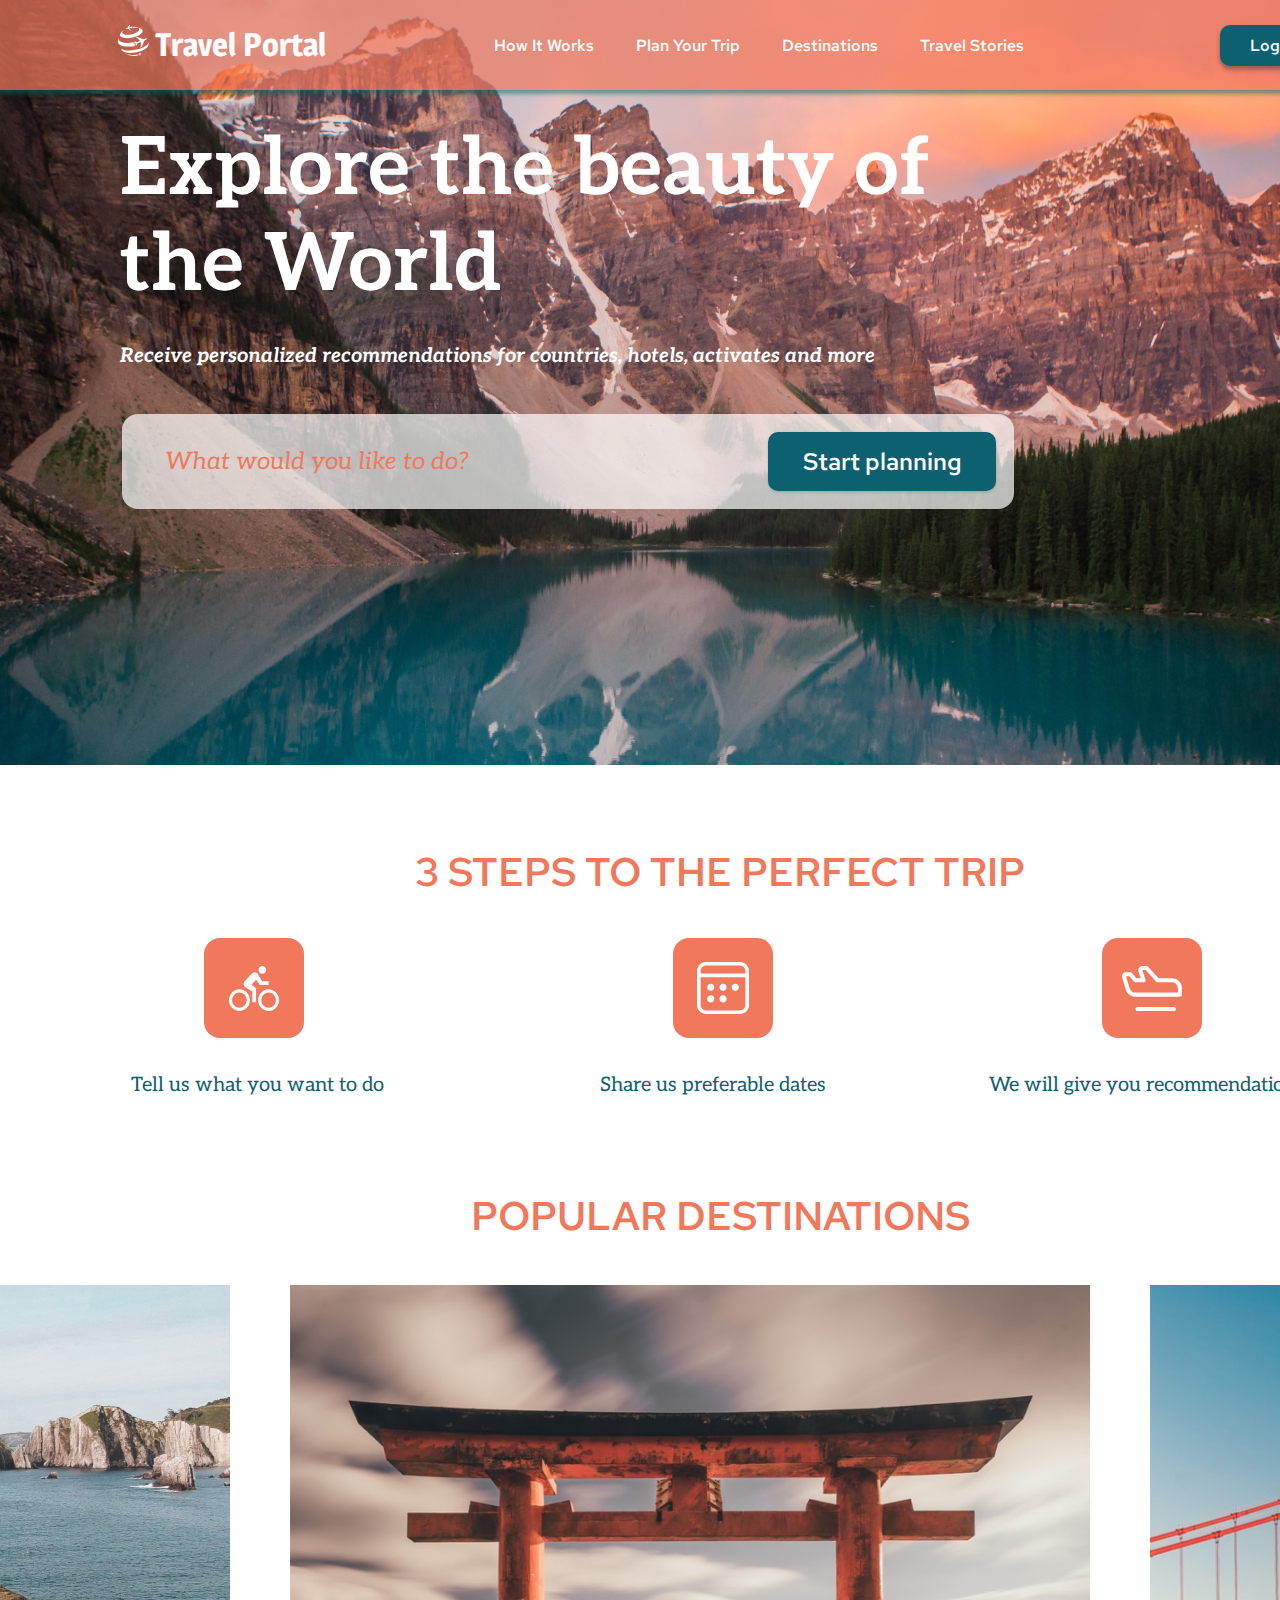
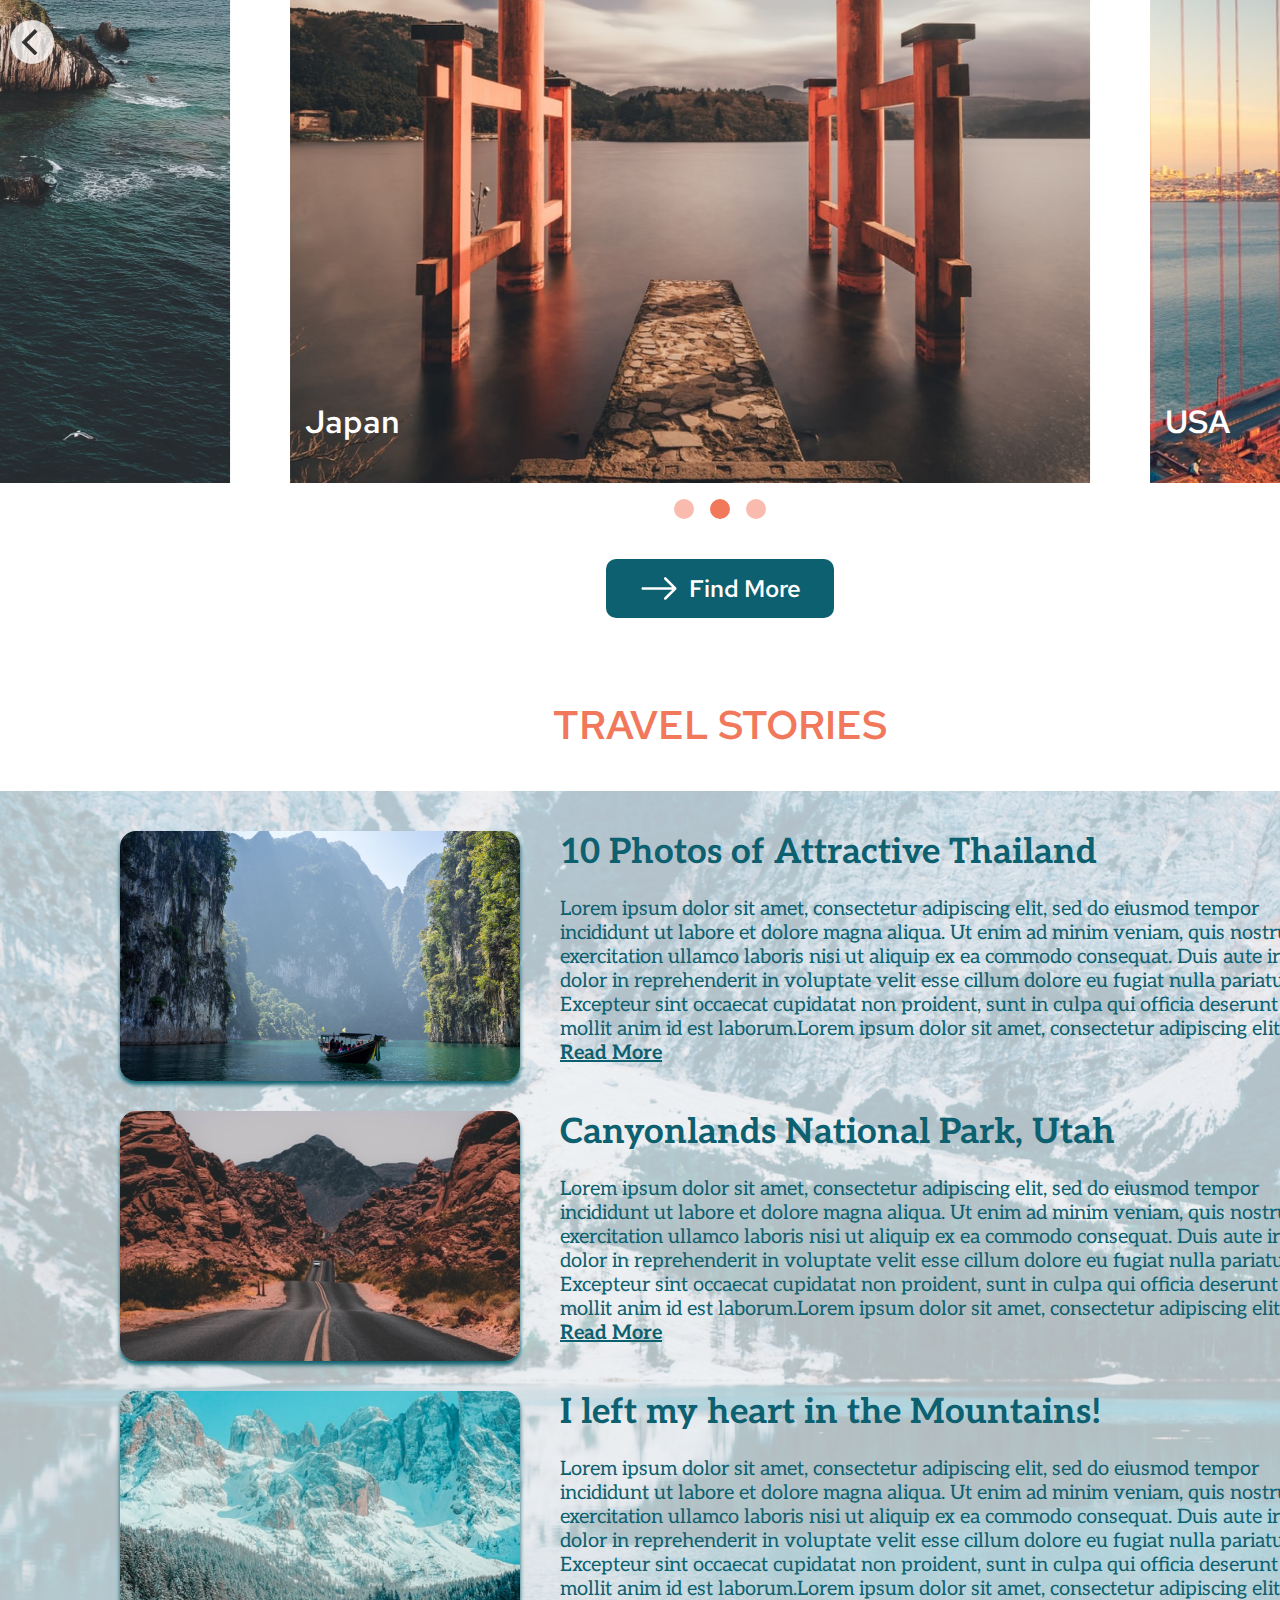
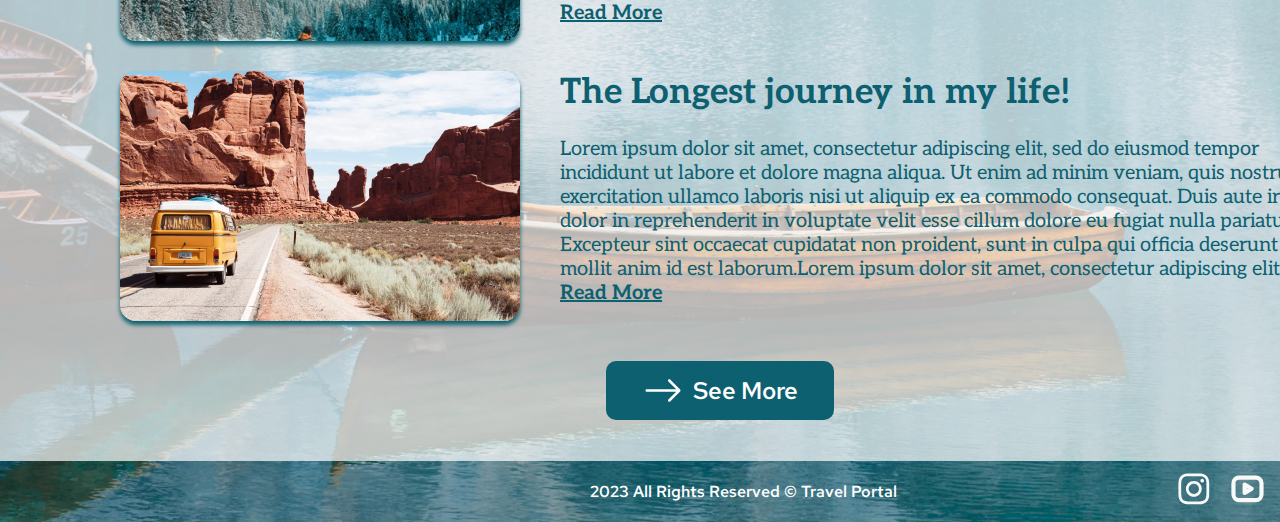
<file: index.html>
<!DOCTYPE html>
<html lang="en">
<head>
    <meta charset="UTF-8">
    <meta name="viewport" content="width=device-width, initial-scale=1.0">
    <title>Travel</title>
    <link rel="stylesheet" href="./css/style.css">
    <link rel="stylesheet" href="./css/flickity.css">
</head>
<body>
    <div class="wrapper">
        <header class="header">
            <div class="container header-container">
                <a href="https://hikiman.github.io/travel/" class="logo-link">
                    <img class="logo-svg" href="/#" src="./assets/icon/logo.svg" alt="logo">Travel Portal
                </a>
                <nav class="nav">
                    <ul class="nav-list">
                        <li class="nav-item"><a href="#preview" class="nav-link">How It Works</a></li>
                        <li class="nav-item"><a href="#steps" class="nav-link">Plan Your Trip</a></li>
                        <li class="nav-item"><a href="#destinations" class="nav-link">Destinations</a></li>
                        <li class="nav-item"><a href="#stories" class="nav-link">Travel Stories</a></li>
                    </ul>
                </nav>
                <button class="button button-login">Login</button>
            </div>
            <section class="section section-preview" id="preview">
                <div class="container-preview">
                    <h1 class="title">Explore the beauty of the World</h1>
                    <p class="sub-title">Receive personalized recommendations for countries, hotels, activates and more</p>
                    <form action="" class="form-plan">
                        <fieldset class="fieldset-plan">
                            <input class="input-plan" type="search" placeholder="What would you like to do?">
                            <button class="button button-plan" type="submit">Start planning</button>
                        </fieldset>
                    </form>
                </div>
            </section>
        </header>
        <main class="main">
            <div class="container main-container">
                <section class="section section-steps" id="steps">
                    <div class="steps-container">
                        <h2 class="title-section">3 STEPS TO THE PERFECT TRIP</h2>
                        <div class="steps-block">
                            <div class="step">
                                <img class="step-img rider-img" src="./assets/icon/rider.svg" alt="bicycler">
                                <p class="step-text">Tell us what you want to do</p>
                            </div>
                            <div class="step">
                                <img class="step-img calendar-img" src="./assets/icon/calendar.svg" alt="calendar">
                                <p class="step-text">Share us preferable dates </p>
                            </div>
                            <div class="step">
                                <img class="step-img airplane-img" src="./assets/icon/airplane.svg" alt="airplane">
                                <p class="step-text airplane-text">We will give you recommendations</p>
                            </div>
                        </div>
                    </div>
                </section>
                <section class="section section-destinations" id="destinations">
                    <div class="destinations-container">
                        <h2 class="title-section">POPULAR DESTINATIONS</h2>
                        <div class="carousel" data-flickity='{ "cellAlign": "center", "contain": true, "wrapAround": true, "initialIndex": 1 }'>
                            <div class="carousel-item"><p class="name-destination">Spain</p><img src="./assets/img/destination-spain.jpg" alt="Spain" class="carousel-img"></div>
                            <div class="carousel-item"><p class="name-destination">Japan</p><img src="./assets/img/destination-japan.jpg" alt="Japan" class="carousel-img"></div>                         
                            <div class="carousel-item"><p class="name-destination">USA</p><img src="./assets/img/destination-usa.jpg" alt="USA" class="carousel-img"></div>
                        </div>
                    </div>
                    <button class="button button-end-section" onclick="window.location.href = './info/info.html';">
                        <img src="./assets/icon/arrow.svg" alt="Arrow icon" class="arrow-img">Find More
                    </button>
                </section>
            </div>
        </main>
        <footer class="footer">
            <h2 class="title-section">TRAVEL STORIES</h2>
            <div class="container footer-container">
                <section class="section section-stories" id="stories">
                    <div class="story-block">
                        <img src="./assets/img/stories-thailand.jpg" alt="thailand photo" class="story-img">
                        <div class="story-text">
                            <h3 class="story-title">10 Photos of Attractive Thailand</h3>
                            <p class="story-paragraph">Lorem ipsum dolor sit amet, consectetur adipiscing elit, sed do eiusmod tempor incididunt ut labore et dolore magna aliqua. Ut enim ad minim veniam, quis nostrud exercitation ullamco laboris nisi ut aliquip ex ea commodo consequat. Duis aute irure dolor in reprehenderit in voluptate velit esse cillum dolore eu fugiat nulla pariatur. Excepteur sint occaecat cupidatat non proident, sunt in culpa qui officia deserunt mollit anim id est laborum.Lorem ipsum dolor sit amet, consectetur adipiscing elit... <a href="./info/info.html" class="link-stories"><b>Read More</b></a></p>
                        </div>
                    </div>
                    <div class="story-block">
                        <img src="./assets/img/stories-utah.jpg" alt="utah usa photo" class="story-img">
                        <div class="story-text">
                            <h3 class="story-title">Canyonlands National Park, Utah</h3>
                            <p class="story-paragraph">Lorem ipsum dolor sit amet, consectetur adipiscing elit, sed do eiusmod tempor incididunt ut labore et dolore magna aliqua. Ut enim ad minim veniam, quis nostrud exercitation ullamco laboris nisi ut aliquip ex ea commodo consequat. Duis aute irure dolor in reprehenderit in voluptate velit esse cillum dolore eu fugiat nulla pariatur. Excepteur sint occaecat cupidatat non proident, sunt in culpa qui officia deserunt mollit anim id est laborum.Lorem ipsum dolor sit amet, consectetur adipiscing elit... <a href="./info/info.html" class="link-stories"><b>Read More</b></a></p>
                        </div>
                    </div>
                    <div class="story-block">
                        <img src="./assets/img/stories-mountains.jpg" alt="snow mountains photo" class="story-img">
                        <div class="story-text">
                            <h3 class="story-title">I left my heart in the Mountains!</h3>
                            <p class="story-paragraph">Lorem ipsum dolor sit amet, consectetur adipiscing elit, sed do eiusmod tempor incididunt ut labore et dolore magna aliqua. Ut enim ad minim veniam, quis nostrud exercitation ullamco laboris nisi ut aliquip ex ea commodo consequat. Duis aute irure dolor in reprehenderit in voluptate velit esse cillum dolore eu fugiat nulla pariatur. Excepteur sint occaecat cupidatat non proident, sunt in culpa qui officia deserunt mollit anim id est laborum.Lorem ipsum dolor sit amet, consectetur adipiscing elit... <a href="./info/info.html" class="link-stories"><b>Read More</b></a></p>
                        </div>
                    </div>
                    <div class="story-block">
                        <img src="./assets/img/stories-journey.jpg" alt="journey photo" class="story-img">
                        <div class="story-text">
                            <h3 class="story-title">The Longest journey in my life!</h3>
                            <p class="story-paragraph">Lorem ipsum dolor sit amet, consectetur adipiscing elit, sed do eiusmod tempor incididunt ut labore et dolore magna aliqua. Ut enim ad minim veniam, quis nostrud exercitation ullamco laboris nisi ut aliquip ex ea commodo consequat. Duis aute irure dolor in reprehenderit in voluptate velit esse cillum dolore eu fugiat nulla pariatur. Excepteur sint occaecat cupidatat non proident, sunt in culpa qui officia deserunt mollit anim id est laborum.Lorem ipsum dolor sit amet, consectetur adipiscing elit... <a href="./info/info.html" class="link-stories"><b>Read More</b></a></p>
                        </div>
                    </div>
                    <button class="button button-end-section" onclick="window.location.href = './info/info.html';">
                        <img src="./assets/icon/arrow.svg" alt="Arrow icon" class="arrow-img">See More
                    </button>
                </section>
                <div class="true-footer">
                    <div class="empty-block"></div>
                    <div class="rights-footer">
                        <p class="rights-text">2023 All Rights Reserved © Travel Portal</p>
                    </div>
                    <div class="social-footer">
                        <a href="https://www.instagram.com/" class="link-social">
                            <img src="./assets/icon/instagram.svg" alt="instagram logo" class="social-item">
                        </a>
                        <a href="https://www.youtube.com/" class="link-social">
                            <img src="./assets/icon/youtube.svg" alt="youtube logo" class="social-item">
                        </a>
                        <a href="https://twitter.com/" class="link-social">
                            <img src="./assets/icon/twitter.svg" alt="twitter logo" class="social-item">
                        </a>
                    </div>
                </div>
            </div>
        </footer>
    </div>
    <div class="popup">
        <div class="popup-container">
            <div class="popup-form">
                <h2 class="title-login">Log in to your account</h2>
                    <form action="https://facebook.com/" class="facebook-login"><button class="button signin-button facebook-button">
                        <img src="./assets/icon/Facebook Logo.svg" alt="facebook logo">Sign In with Facebook
                    </button></form>
                    <form action="https://google.com/" class="google-form">
                        <button class="button signin-button google-button">
                            <img src="./assets/icon/Google Logo.svg" alt="google logo" >Sign In with Google
                        </button>
                    <div class="lines-block">
                        <div class="line"></div>
                        <p class="line-text">or</p>
                        <div class="line"></div>
                    </div>
                    <div class="input-block">
                        <form action="" class="login-form">
                            <fieldset class="input-fieldset">
                                <label for="email" class="email-label">E-mail<br>
                                    <input type="email" id="email" class="input-login">
                                </label>
                                <label for="password" class="password-label">Password<br>
                                    <input type="password" id="" class="input-login">
                                </label>
                                <button type="submit" class="button signin-button button-submit">Sign In</button>
                                <div class="forgot-pass-block">
                                    <a href="/info/info.html" class="forgot-pass-link">Forgot Your Password?</a>
                                </div>
                            </fieldset>  
                        </form>
                    </div>
                    <div class="line solid-line"></div>
                    <div class="register-block">
                        <p class="register-text">
                            Don’t have an account?<a href="#" class="register-link"> Register</a>
                        </p>
                    </div>
                </form>
            </div>
        </div>
    </div>
    <div class="popup2">
        <div class="popup2-container">
            <div class="popup2-form">
                <form action="" class="register-form">
                    <h2 class="title-register">Create account</h2>
                    <div class="input-block">
                        <fieldset class="input-fieldset">
                            <label for="email" class="email-label">E-mail<br>
                                <input type="email" id="email" class="input-login">
                            </label>
                            <label for="password" class="password-label">Password<br>
                                <input type="password" id="" class="input-login">
                            </label>
                            <button type="submit" class="button signup-button button-submit">Sign Up</button>
                        </fieldset>  
                    </div>
                 
                </form>
            </div>
        </div>
    </div>
    <script src="./js/flickity.pkgd.min.js"></script>
    <script src="./js/popup.js"></script>
</body>
</html>
</file>
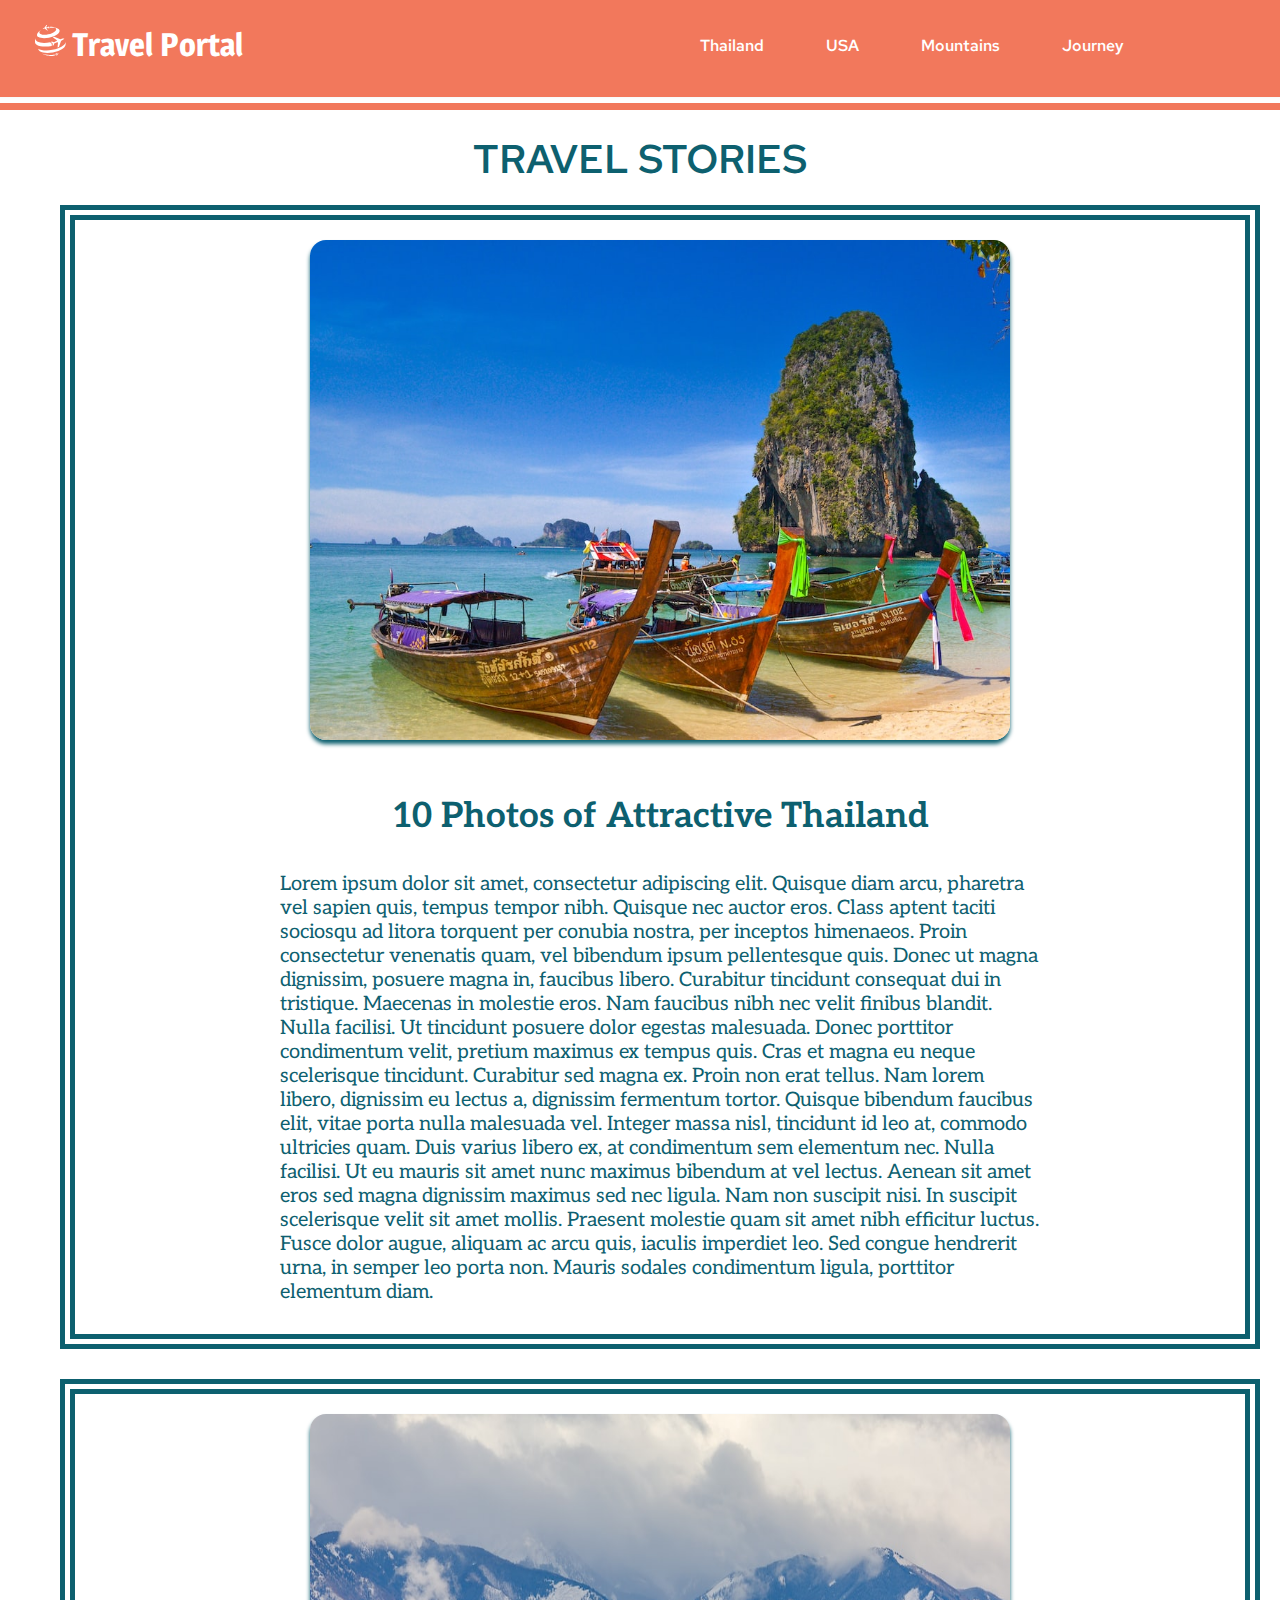
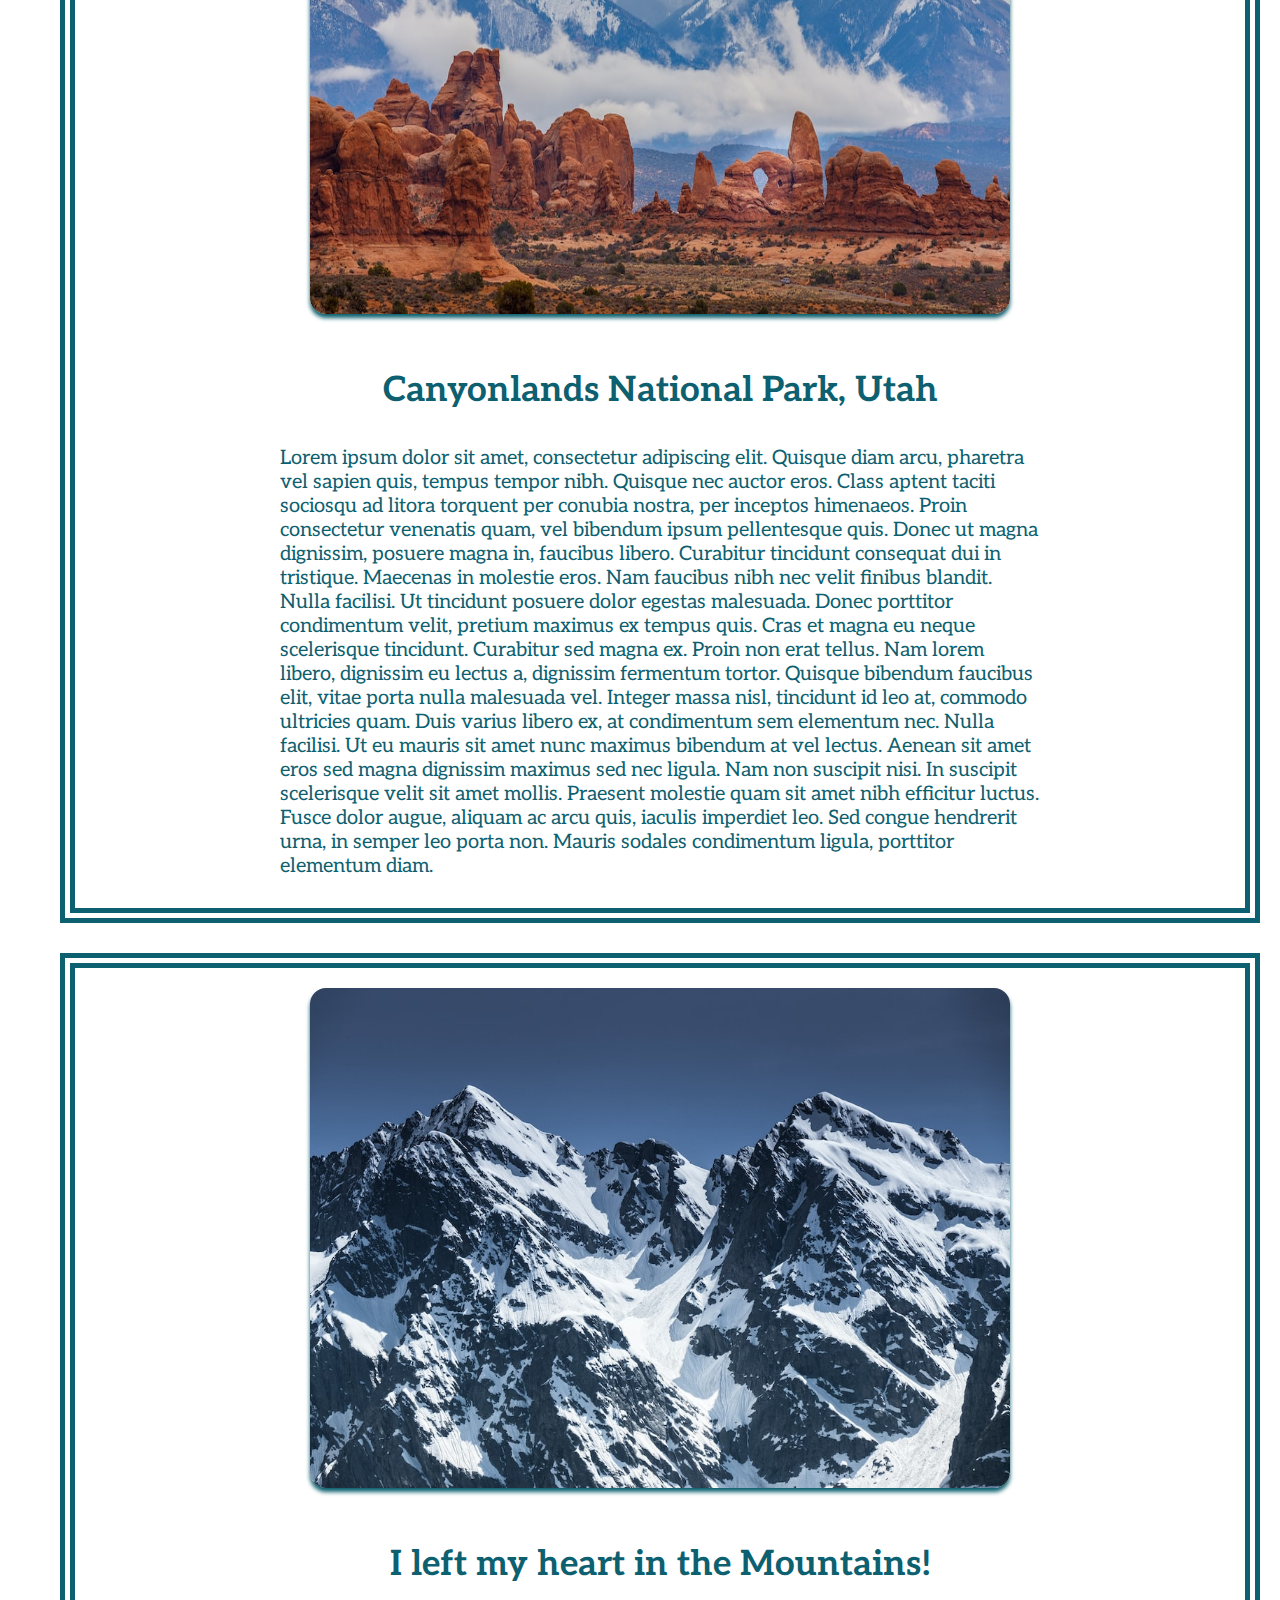
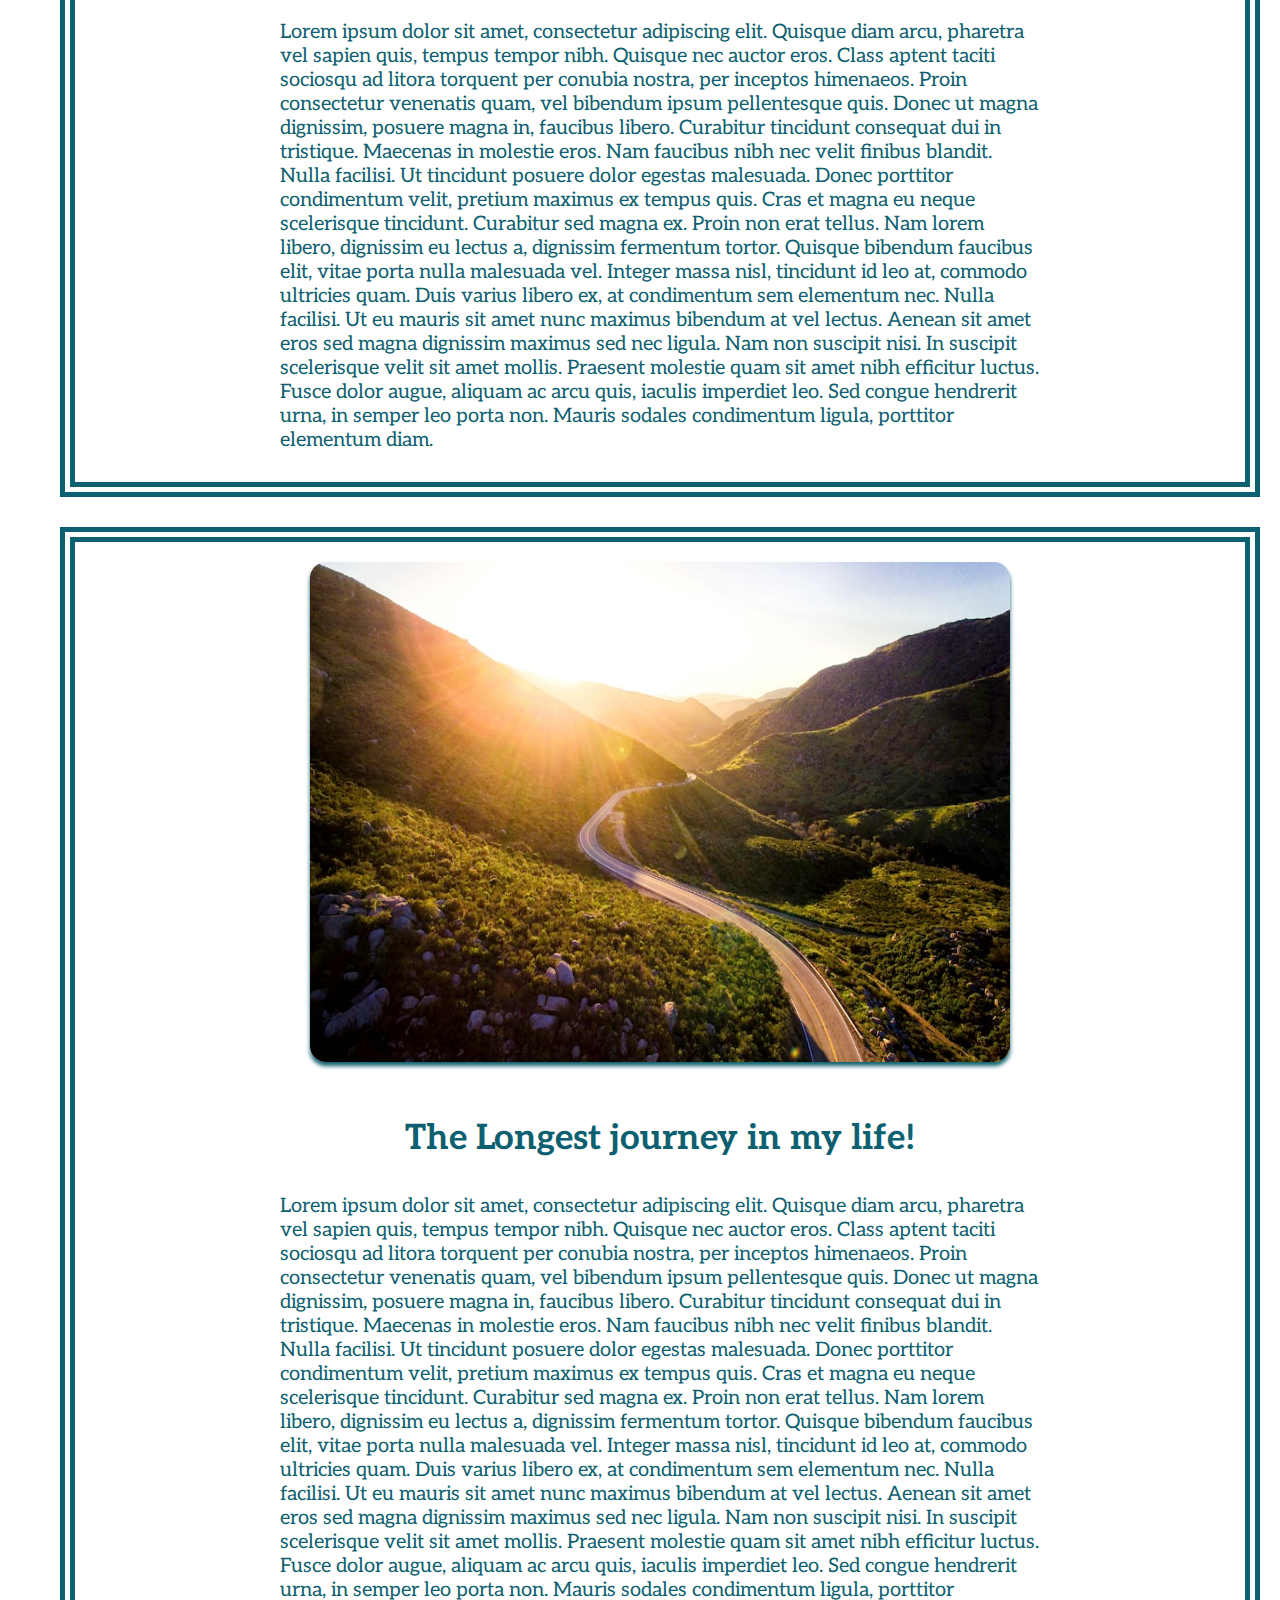
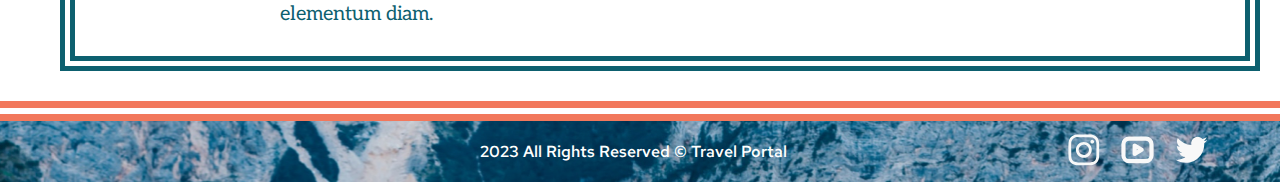
<file: info.html>
<!DOCTYPE html>
<html lang="en">
<head>
    <meta charset="UTF-8">
    <meta name="viewport" content="width=device-width, initial-scale=1.0">
    <title>Info Site</title>
    <link rel="stylesheet" href="/css/style-info.css">
</head>
<body>
    <div class="wrapper">
        <header class="header">
            <div class="container header-container">
                <a href="https://hikiman.github.io/travel/" class="logo-link">
                    <img class="logo-svg" href="/#" src="./assets/icon/logo.svg" alt="logo">Travel Portal
                </a>
                <nav class="nav">
                    <ul class="nav-list">
                        <li class="nav-item"><a href="#thailand" class="nav-link">Thailand</a></li>
                        <li class="nav-item"><a href="#usa" class="nav-link">USA</a></li>
                        <li class="nav-item"><a href="#mountains" class="nav-link">Mountains</a></li>
                        <li class="nav-item"><a href="#journey" class="nav-link">Journey</a></li>
                    </ul>
                </nav>
            </div>
        </header>
        <main class="main">
            <div class="container main-container">
                <section class="section section-stories" id="stories">
                    <h2 class="title-section">TRAVEL STORIES</h2>
                    <div class="story-block" id="thailand">
                        <img src="./assets/img/thailand-info.jpg" alt="thailand photo" class="story-img">
                        <div class="story-text">
                            <h3 class="story-title">10 Photos of Attractive Thailand</h3>
                            <p class="story-paragraph">Lorem ipsum dolor sit amet, consectetur adipiscing elit. Quisque diam arcu, pharetra vel sapien quis, tempus tempor nibh. Quisque nec auctor eros. Class aptent taciti sociosqu ad litora torquent per conubia nostra, per inceptos himenaeos. Proin consectetur venenatis quam, vel bibendum ipsum pellentesque quis. Donec ut magna dignissim, posuere magna in, faucibus libero. Curabitur tincidunt consequat dui in tristique. Maecenas in molestie eros. Nam faucibus nibh nec velit finibus blandit. Nulla facilisi. Ut tincidunt posuere dolor egestas malesuada. Donec porttitor condimentum velit, pretium maximus ex tempus quis. Cras et magna eu neque scelerisque tincidunt. Curabitur sed magna ex. Proin non erat tellus. Nam lorem libero, dignissim eu lectus a, dignissim fermentum tortor. Quisque bibendum faucibus elit, vitae porta nulla malesuada vel.

                                Integer massa nisl, tincidunt id leo at, commodo ultricies quam. Duis varius libero ex, at condimentum sem elementum nec. Nulla facilisi. Ut eu mauris sit amet nunc maximus bibendum at vel lectus. Aenean sit amet eros sed magna dignissim maximus sed nec ligula. Nam non suscipit nisi. In suscipit scelerisque velit sit amet mollis. Praesent molestie quam sit amet nibh efficitur luctus. Fusce dolor augue, aliquam ac arcu quis, iaculis imperdiet leo. Sed congue hendrerit urna, in semper leo porta non. Mauris sodales condimentum ligula, porttitor elementum diam.</p>
                        </div>
                    </div>
                    <div class="story-block" id="usa">
                        <img src="./assets/img/usa-info.jpg" alt="utah usa photo" class="story-img">
                        <div class="story-text">
                            <h3 class="story-title">Canyonlands National Park, Utah</h3>
                            <p class="story-paragraph">Lorem ipsum dolor sit amet, consectetur adipiscing elit. Quisque diam arcu, pharetra vel sapien quis, tempus tempor nibh. Quisque nec auctor eros. Class aptent taciti sociosqu ad litora torquent per conubia nostra, per inceptos himenaeos. Proin consectetur venenatis quam, vel bibendum ipsum pellentesque quis. Donec ut magna dignissim, posuere magna in, faucibus libero. Curabitur tincidunt consequat dui in tristique. Maecenas in molestie eros. Nam faucibus nibh nec velit finibus blandit. Nulla facilisi. Ut tincidunt posuere dolor egestas malesuada. Donec porttitor condimentum velit, pretium maximus ex tempus quis. Cras et magna eu neque scelerisque tincidunt. Curabitur sed magna ex. Proin non erat tellus. Nam lorem libero, dignissim eu lectus a, dignissim fermentum tortor. Quisque bibendum faucibus elit, vitae porta nulla malesuada vel.

                                Integer massa nisl, tincidunt id leo at, commodo ultricies quam. Duis varius libero ex, at condimentum sem elementum nec. Nulla facilisi. Ut eu mauris sit amet nunc maximus bibendum at vel lectus. Aenean sit amet eros sed magna dignissim maximus sed nec ligula. Nam non suscipit nisi. In suscipit scelerisque velit sit amet mollis. Praesent molestie quam sit amet nibh efficitur luctus. Fusce dolor augue, aliquam ac arcu quis, iaculis imperdiet leo. Sed congue hendrerit urna, in semper leo porta non. Mauris sodales condimentum ligula, porttitor elementum diam.</p>
                        </div>
                    </div>
                    <div class="story-block" id="mountains">
                        <img src="./assets/img/mountains-info.jpg" alt="snow mountains photo" class="story-img">
                        <div class="story-text">
                            <h3 class="story-title">I left my heart in the Mountains!</h3>
                            <p class="story-paragraph">Lorem ipsum dolor sit amet, consectetur adipiscing elit. Quisque diam arcu, pharetra vel sapien quis, tempus tempor nibh. Quisque nec auctor eros. Class aptent taciti sociosqu ad litora torquent per conubia nostra, per inceptos himenaeos. Proin consectetur venenatis quam, vel bibendum ipsum pellentesque quis. Donec ut magna dignissim, posuere magna in, faucibus libero. Curabitur tincidunt consequat dui in tristique. Maecenas in molestie eros. Nam faucibus nibh nec velit finibus blandit. Nulla facilisi. Ut tincidunt posuere dolor egestas malesuada. Donec porttitor condimentum velit, pretium maximus ex tempus quis. Cras et magna eu neque scelerisque tincidunt. Curabitur sed magna ex. Proin non erat tellus. Nam lorem libero, dignissim eu lectus a, dignissim fermentum tortor. Quisque bibendum faucibus elit, vitae porta nulla malesuada vel.

                                Integer massa nisl, tincidunt id leo at, commodo ultricies quam. Duis varius libero ex, at condimentum sem elementum nec. Nulla facilisi. Ut eu mauris sit amet nunc maximus bibendum at vel lectus. Aenean sit amet eros sed magna dignissim maximus sed nec ligula. Nam non suscipit nisi. In suscipit scelerisque velit sit amet mollis. Praesent molestie quam sit amet nibh efficitur luctus. Fusce dolor augue, aliquam ac arcu quis, iaculis imperdiet leo. Sed congue hendrerit urna, in semper leo porta non. Mauris sodales condimentum ligula, porttitor elementum diam.</p>
                        </div>
                    </div>
                    <div class="story-block" id="journey">
                        <img src="./assets/img/journey-info.jpg" alt="journey photo" class="story-img">
                        <div class="story-text">
                            <h3 class="story-title">The Longest journey in my life!</h3>
                            <p class="story-paragraph">Lorem ipsum dolor sit amet, consectetur adipiscing elit. Quisque diam arcu, pharetra vel sapien quis, tempus tempor nibh. Quisque nec auctor eros. Class aptent taciti sociosqu ad litora torquent per conubia nostra, per inceptos himenaeos. Proin consectetur venenatis quam, vel bibendum ipsum pellentesque quis. Donec ut magna dignissim, posuere magna in, faucibus libero. Curabitur tincidunt consequat dui in tristique. Maecenas in molestie eros. Nam faucibus nibh nec velit finibus blandit. Nulla facilisi. Ut tincidunt posuere dolor egestas malesuada. Donec porttitor condimentum velit, pretium maximus ex tempus quis. Cras et magna eu neque scelerisque tincidunt. Curabitur sed magna ex. Proin non erat tellus. Nam lorem libero, dignissim eu lectus a, dignissim fermentum tortor. Quisque bibendum faucibus elit, vitae porta nulla malesuada vel.

                                Integer massa nisl, tincidunt id leo at, commodo ultricies quam. Duis varius libero ex, at condimentum sem elementum nec. Nulla facilisi. Ut eu mauris sit amet nunc maximus bibendum at vel lectus. Aenean sit amet eros sed magna dignissim maximus sed nec ligula. Nam non suscipit nisi. In suscipit scelerisque velit sit amet mollis. Praesent molestie quam sit amet nibh efficitur luctus. Fusce dolor augue, aliquam ac arcu quis, iaculis imperdiet leo. Sed congue hendrerit urna, in semper leo porta non. Mauris sodales condimentum ligula, porttitor elementum diam.</p>
                        </div>
                    </div>
                </section>
            </div>
        </main>
        <footer class="footer">
            <div class="container footer-container">
                <div class="empty-block"></div>
                    <div class="rights-footer">
                        <p class="rights-text">2023 All Rights Reserved © Travel Portal</p>
                    </div>
                    <div class="social-footer">
                        <a href="https://www.instagram.com/" class="link-social">
                            <img src="./assets/icon/instagram.svg" alt="instagram logo" class="social-item">
                        </a>
                        <a href="https://www.youtube.com/" class="link-social">
                            <img src="./assets/icon/youtube.svg" alt="youtube logo" class="social-item">
                        </a>
                        <a href="https://twitter.com/" class="link-social">
                            <img src="./assets/icon/twitter.svg" alt="twitter logo" class="social-item">
                        </a>
                    </div>
            </div>
        </footer>
    </div>
</body>
</html>
</file>
<file: css/style.css>
/* aleo-regular - latin */
@font-face {
    font-display: swap; /* Check https://developer.mozilla.org/en-US/docs/Web/CSS/@font-face/font-display for other options. */
    font-family: 'Aleo';
    font-style: normal;
    font-weight: 400;
    src: url('../assets/fonts/aleo-v12-latin-regular.woff2') format('woff2'); /* Chrome 36+, Opera 23+, Firefox 39+, Safari 12+, iOS 10+ */
  }
  /* aleo-italic - latin */
  @font-face {
    font-display: swap; /* Check https://developer.mozilla.org/en-US/docs/Web/CSS/@font-face/font-display for other options. */
    font-family: 'Aleo';
    font-style: italic;
    font-weight: 400;
    src: url('../assets/fonts/aleo-v12-latin-italic.woff2') format('woff2'); /* Chrome 36+, Opera 23+, Firefox 39+, Safari 12+, iOS 10+ */
  }
  /* aleo-700 - latin */
  @font-face {
    font-display: swap; /* Check https://developer.mozilla.org/en-US/docs/Web/CSS/@font-face/font-display for other options. */
    font-family: 'Aleo';
    font-style: normal;
    font-weight: 700;
    src: url('../assets/fonts/aleo-v12-latin-700.woff2') format('woff2'); /* Chrome 36+, Opera 23+, Firefox 39+, Safari 12+, iOS 10+ */
  }
  /* aleo-700italic - latin */
  @font-face {
    font-display: swap; /* Check https://developer.mozilla.org/en-US/docs/Web/CSS/@font-face/font-display for other options. */
    font-family: 'Aleo';
    font-style: italic;
    font-weight: 700;
    src: url('../assets/fonts/aleo-v12-latin-700italic.woff2') format('woff2'); /* Chrome 36+, Opera 23+, Firefox 39+, Safari 12+, iOS 10+ */
  }
  /* red-hat-text-500 - latin */
@font-face {
    font-display: swap; /* Check https://developer.mozilla.org/en-US/docs/Web/CSS/@font-face/font-display for other options. */
    font-family: 'Red Hat Text';
    font-style: normal;
    font-weight: 500;
    src: url('../assets/fonts/red-hat-text-v13-latin-500.woff2') format('woff2'); /* Chrome 36+, Opera 23+, Firefox 39+, Safari 12+, iOS 10+ */
  }
  /* magra-700 - latin */
@font-face {
    font-display: swap; /* Check https://developer.mozilla.org/en-US/docs/Web/CSS/@font-face/font-display for other options. */
    font-family: 'Magra';
    font-style: normal;
    font-weight: 700;
    src: url('../assets/fonts/magra-v14-latin-700.woff2') format('woff2'); /* Chrome 36+, Opera 23+, Firefox 39+, Safari 12+, iOS 10+ */
  }
/* Basic Styling */
* {
  box-sizing: border-box;
}

body {
  margin: 0;
  padding: 0;
  border: 0;
  min-height: 100vh;
}

.wrapper {
  display: flex;
  flex-flow: column wrap;
  align-items: center;
  font-family: Red Hat Text;
}

.container {
  max-width: 1440px;
}

/* Header Styling */

.header {
  width: 1440px;
  background: url(../assets/img/higher-background.jpg), lightgray -136px -141.277px / 112.222% 160.816% no-repeat;
  background-size: cover;
}

.header-container {
  display: flex;
  justify-content: center;
  align-items: center;
  height: 90px;
  background-color: rgba(242, 120, 92, 0.70);
  box-shadow: 0px 4px 4px 0px rgba(13, 96, 111, 0.50);
  color: #ffffff;
}
.logo-link {
  position: relative;
  bottom: 5px;
  right: 60px;
  display: flex;
  width: 216px;
  height: 31px;
  color: #FFF;
  font-family: Magra;
  font-size: 32px;
  font-style: normal;
  font-weight: 600;
  line-height: normal;
  text-decoration: none;
}
.logo-svg {
  margin-right: 6px;
}
.nav-list {
  position: relative;
  left: 60px;
  display: flex;
  justify-content: center;
  list-style-type: none;
  
}

.nav-item {
  margin-right: 42px;
}

.nav-item:last-child {
  margin-right: 196px;
}

.nav-link {
  color:#FFF;
  font-size: 16px;
  font-style: normal;
  font-weight: 500;
  line-height: normal;
  text-decoration: none;
}

.logo-link:active, .nav-link:active, .button:active { /* Activated links and buttons style */
  opacity: .75;
}

.button { /* General button properties */
  border: none;
  border-radius: 10px;
  background: #0D606F;
  text-align: center;
  color: #FFF;
  font-family: Red Hat Text;
}

.button-login {
  position: relative;
  left: 60px;
  width: 103px;
  padding: 10px 30px;
  box-shadow: 0px 2px 3px 0px rgba(13, 96, 111, 0.16), 0px 4px 4px 0px rgba(0, 0, 0, 0.25);
  font-size: 16px;
  font-style: normal;
  font-weight: 500;
  line-height: normal;
}

.section-preview {
  display: flex;
  flex-flow:column wrap;
  height: 675px;
  font-family: Aleo;

}
.container-preview {
  width: 892px;
  height: 422px;
  margin: 32px 428px 221px 120px;
}

.title {
  margin: 0 auto 30px;
  max-width: 892px;
  color: #FFF;
  font-size: 80px;
  font-style: normal;
  font-weight: 700;
  line-height: 96px;
}

.sub-title {
  margin: 0 auto 46px;
  color: #FFF;
  font-size: 20px;
  font-style: italic;
  font-weight: 700;
  line-height: normal;
}

::placeholder { /* Chrome, Firefox, Opera, Safari 10.1+ */
  color: #F2785C;
  opacity: 1; /* Firefox */
  position: relative;
  left: 41px;
}

:-ms-input-placeholder { /* Internet Explorer 10-11 */
  color: #F2785C;
}

::-ms-input-placeholder { /* Microsoft Edge */
  color: #F2785C;
}

.fieldset-plan {
  display: flex;
  align-items: center;
  padding: 0;
  border: none;
}
.input-plan {
  display: flex;
  width: 892px;
  height: 95px;
  flex-shrink: 0;
  border: none;
  border-radius: 16px;
  background: rgba(255, 255, 255, 0.70);
  color: #F2785C;
  font-family: Aleo;
  font-size: 24px;
  font-style: italic;
  font-weight: 400;
  line-height: normal;
}

.button-plan {
  position: relative;
  right: 246px;
  display: flex;
  width: 228px;
  height: 59px;
  padding: 10px 32px;
  justify-content: center;
  align-items: center;
  gap: 10px;
  flex-shrink: 0;
  color: #FFF;
  font-size: 24px;
  font-style: normal;
  font-weight: 500;
  line-height: normal;
  box-shadow: 0px 2px 3px 0px rgba(13, 96, 111, 0.16), 0px 0px 3px 0px rgba(13, 96, 111, 0.08);
}

/* Styling main sections */

.main {
  width:1440px;
}
.section-steps {
  height: 424px;
  background-color: #FFF;
}

.steps-container {
  position: relative;
  left: 131px;
  top: 80px;
  width: 1177px;
  height: 247px;
}

.title-section {
  margin: 0 auto 40px;
  color: #F2785C;
  text-align: center;
  font-family: Red Hat Text;
  font-size: 40px;
  font-style: normal;
  font-weight: 500;
  line-height: normal;
}

.steps-block {
  display: flex;
}

.step-img {
  margin: 0 296px 30px 73px;
}

.airplane-img {
  position:relative;
  right: 40px;
}

.step-text {
  margin: 0;
  color: #0D606F;
  font-family: Aleo;
  font-size: 20px;
  font-style: normal;
  font-weight: 400;
  line-height: normal;
}

.airplane-text {
  position: relative;
  right: 80px;
}

.section-destinations {
  height: 1029px;
}

.destinations-container {
  height: 930px;
}

.destinations-container .title-section {
  margin-bottom: 0;
}

.carousel {
  height: 800px;
}

.carousel-item {
  margin-left:0;
}

.carousel-img {
  margin-right: 60px;
}

.name-destination {
  position: relative;
  top: 758px;
  left: 15px;
  margin: 0;
  padding: 0;
  color: #FFF;
  font-family: Red Hat Text;
  font-size: 32px;
  font-style: normal;
  font-weight: 500;
  line-height: normal;
}

.button-end-section {
  display: flex;
  justify-content: center;
  align-items: center;
  margin: 40px auto 0;
  width: 228px;
  height: 59px;
  font-size: 24px;
  font-style: normal;
  font-weight: 500;
  line-height: normal;
}

.arrow-img {
  margin-right: 10px;
}

/* Footer + last section styling */

.footer .title-section {
  margin-top: 80px;
}

.footer-container {
  width: 1440px;
  height: 1331px;
  background: url(../assets/img/lower-background.jpg),lightgray 0px -619.46px / 100% 162.428% no-repeat;
  background-size: cover;
}

.section-stories {
  height: 1270px;
  background-color: rgba(255, 255, 255, 0.70);
}

.story-block {
  display: flex;
  flex-flow: row nowrap;
  margin: 0 125px 30px 120px;
  width: 1200px;
  height: 250px;
}

.story-text {
  margin-left: 40px;
  color: #0D606F;
  font-family: Aleo;
  font-style: normal;
  line-height: normal;
  font-weight: 400;
}

.story-title {
  font-size: 35px;
  margin: 0 auto 24px;
}

.story-img {
  border-radius: 16px;
  box-shadow: 0px 4px 4px 0px #0D606F;
}
.story-block {
  position: relative;
  top: 40px;
}

.story-paragraph {
  width: 760px;
  height: 184px;
  font-size: 20px;
  margin: 0 auto 0;
}

.link-stories {
  color: #0D606F;
}

.section-stories .button-end-section {
  position: relative;
  top: 40px;
}

.true-footer {
  display: flex;
  align-items: center;
  height: 61px;
}

.empty-block {
  width: 590px;
  height: 61px;
}

.rights-footer {
  width: 320px;
  margin-right: 268px;
}
.rights-text {
  width: 320px;
  color: #FFF;
  font-family: Red Hat Text;
  font-size: 16px;
  font-style: normal;
  font-weight: 500;
  line-height: normal;
}

.social-footer {
  display: flex;
  flex-flow: row nowrap;
  align-items: center;
  width: 141px;
  height: 34px; 
}

.social-item {
  margin-right: 20px;
}

.popup {
  position: fixed;
  top: 0;
  left: 0;
  width: 100%;
  height: 100%;
  background-color: rgba(0, 0, 0, 0.8);
  opacity: 0;
  visibility: hidden;
  transition: all 0.8s ease 0s;
  pointer-events: none;
}

.popup.open {
  opacity: 1;
  visibility: visible;
  pointer-events: all;
}

.popup-container {
  min-height: 100%;
  display: flex; 
  align-items: center;
  justify-content: center;
}

.login-form {
  width: 560px;
}

.popup-form {
  display: flex;
  flex-direction: column;
  align-items: center;
  width: 650px;
  height: 660px;
  border-radius: 16px;
  background: linear-gradient(180deg, #FFF 0%, #6ba0a8 100%);
  box-shadow: 0px 4px 4px 0px rgba(0, 0, 0, 0.25);
  color: #0D606F;
  font-family: Aleo;
}

.title-login, .title-register {
  margin: 25px auto 30px;
  font-size: 32px;
  font-style: normal;
  font-weight: 700;
  line-height: normal;
  text-align: center;
}

.signin-button, .signup-button {
  display: flex;
  justify-content: center;
  align-items: center;
  gap: 15px;
  width: 560px;
  height: 56px;
  border: none;
  border-radius: 10px;
  box-shadow: 0px 2px 3px 0px rgba(13, 96, 111, 0.16), 0px 0px 3px 0px rgba(13, 96, 111, 0.08);
  font-family: Red Hat Text;
  font-size: 20px;
  font-style: normal;
  font-weight: 400;
  line-height: normal;
}

.facebook-button {
  margin-bottom: 20px;
  background: #1877F2;
  color: #FFF;
}

.google-button {
  margin-bottom: 30px;
  background: #FFF;
  color: #0D606F;
}

.lines-block {
  width: 560px;
  height: 24px;
  margin-bottom: 10px;
  display: flex;
  align-items: center;
}

.line {
  width: 261px;
  height: 1px;
  background: rgba(13, 96, 111, 0.50);
}

.line-text {
  width: 20px;
  margin: 0 9px 0;
  color: rgba(13, 96, 111, 0.50);
  font-family: Aleo;
  font-size: 20px;
  font-style: normal;
  font-weight: 700;
  line-height: normal;
}

.input-block {
  display: flex;
  flex-direction: column;
}

.input-fieldset {
  border: none;
  padding: 0;
}

.email-label, .password-label {
  display: block;
  margin: 0 auto 20px;
}

.input-login {
  margin: 5px 0 0 0;
  width: 560px;
  height: 54px;
  border: none;
  border-radius: 10px;
  background: #FFF;
  box-shadow: 0px 2px 3px 0px rgba(13, 96, 111, 0.16) inset, 0px 0px 3px 0px rgba(13, 96, 111, 0.08) inset;
}

.button-submit {
  position: relative;
  top: 5px;
}

.forgot-pass-block {
  display: flex;
  justify-content: center;
  margin: 20px auto 26px;
}

.forgot-pass-link {
  color: #0D606F;
  text-shadow: 0px 2px 3px 0px rgba(255, 255, 255, 0.16);
  font-family: Aleo;
  font-size: 15px;
  font-style: normal;
  font-weight: 700;
  line-height: normal;
  text-decoration-line: underline;
}

.solid-line {
  width: 560px;
  background: rgba(13, 96, 111, 0.50);
}

.register-block {
  display: flex;
  justify-content: center;
}

.register-link {
  color: rgba(13, 96, 111, 0.50);
  text-shadow: 0px 2px 3px 0px rgba(255, 255, 255, 0.16);
  font-family: Aleo;
  font-size: 15px;
  font-style: normal;
  font-weight: 700;
  line-height: normal;
}

.popup2 {
  position: fixed;
  top: 0;
  left: 0;
  width: 100%;
  height: 100%;
  background-color: rgba(0, 0, 0, 0.8);
  opacity: 0;
  visibility: hidden;
  pointer-events: none;
  transition: all 0.8s ease 0s;
}

.popup2.open {
  opacity: 1;
  visibility: visible;
  pointer-events: all;
}

.popup2-container {
  min-height: 100%;
  display: flex; 
  align-items: center;
  justify-content: center;
}

.register-form {
  width: 560px;
}

.popup2-form {
  display: flex;
  flex-direction: column;
  align-items: center;
  width: 650px;
  height: 436px;
  border-radius: 16px;
  background: linear-gradient(180deg, #FFF 0%, #6ba0a8 100%);
  box-shadow: 0px 4px 4px 0px rgba(0, 0, 0, 0.25);
  color: #0D606F;
  font-family: Aleo;
}
</file>
<file: css/style-info.css>
/* aleo-regular - latin */
@font-face {
    font-display: swap; /* Check https://developer.mozilla.org/en-US/docs/Web/CSS/@font-face/font-display for other options. */
    font-family: 'Aleo';
    font-style: normal;
    font-weight: 400;
    src: url('../assets/fonts/aleo-v12-latin-regular.woff2') format('woff2'); /* Chrome 36+, Opera 23+, Firefox 39+, Safari 12+, iOS 10+ */
  }
  /* aleo-italic - latin */
  @font-face {
    font-display: swap; /* Check https://developer.mozilla.org/en-US/docs/Web/CSS/@font-face/font-display for other options. */
    font-family: 'Aleo';
    font-style: italic;
    font-weight: 400;
    src: url('../assets/fonts/aleo-v12-latin-italic.woff2') format('woff2'); /* Chrome 36+, Opera 23+, Firefox 39+, Safari 12+, iOS 10+ */
  }
  /* aleo-700 - latin */
  @font-face {
    font-display: swap; /* Check https://developer.mozilla.org/en-US/docs/Web/CSS/@font-face/font-display for other options. */
    font-family: 'Aleo';
    font-style: normal;
    font-weight: 700;
    src: url('../assets/fonts/aleo-v12-latin-700.woff2') format('woff2'); /* Chrome 36+, Opera 23+, Firefox 39+, Safari 12+, iOS 10+ */
  }
  /* aleo-700italic - latin */
  @font-face {
    font-display: swap; /* Check https://developer.mozilla.org/en-US/docs/Web/CSS/@font-face/font-display for other options. */
    font-family: 'Aleo';
    font-style: italic;
    font-weight: 700;
    src: url('../assets/fonts/aleo-v12-latin-700italic.woff2') format('woff2'); /* Chrome 36+, Opera 23+, Firefox 39+, Safari 12+, iOS 10+ */
  }
  /* red-hat-text-500 - latin */
@font-face {
    font-display: swap; /* Check https://developer.mozilla.org/en-US/docs/Web/CSS/@font-face/font-display for other options. */
    font-family: 'Red Hat Text';
    font-style: normal;
    font-weight: 500;
    src: url('../assets/fonts/red-hat-text-v13-latin-500.woff2') format('woff2'); /* Chrome 36+, Opera 23+, Firefox 39+, Safari 12+, iOS 10+ */
  }
  /* magra-700 - latin */
@font-face {
    font-display: swap; /* Check https://developer.mozilla.org/en-US/docs/Web/CSS/@font-face/font-display for other options. */
    font-family: 'Magra';
    font-style: normal;
    font-weight: 700;
    src: url('../assets/fonts/magra-v14-latin-700.woff2') format('woff2'); /* Chrome 36+, Opera 23+, Firefox 39+, Safari 12+, iOS 10+ */
  }
/* Basic Styling */
* {
  box-sizing: border-box;
}

body {
    margin: 0;
    padding: 0;
    border: 0;
    min-height: 100vh;
}

.wrapper {
    display: flex;
    flex-flow: column nowrap;
    align-items: center;
}

.container {
    max-width: 1440px;
}

.header {
    display: flex;
    flex-flow: column nowrap;
    width: 1440px;
}
.header-container {
    display: flex;
    justify-content: space-around;
    align-items: center;
    height: 90px;
    background-color: rgba(242, 120, 92);
    box-shadow: 0px 4px 4px 0px rgba(13, 96, 111, 0.50);
    color: #ffffff;
  }
  .logo-link {
    position: relative;
    bottom: 5px;
    right: 60px;
    display: flex;
    width: 216px;
    height: 31px;
    color: #FFF;
    font-family: Magra;
    font-size: 32px;
    font-style: normal;
    font-weight: 600;
    line-height: normal;
    text-decoration: none;
  }
  .logo-svg {
    margin-right: 6px;
  }
  .nav-list {
    display: flex;
    justify-content: center;
    list-style-type: none;
  }
  
  .nav-item {
    margin-right: 62px;
  }
  
  .nav-link {
    color:#FFF;
    font-family: Red Hat Text;
    font-size: 16px;
    font-style: normal;
    font-weight: 500;
    line-height: normal;
    text-decoration: none;
  }
  
  .logo-link:active, .nav-link:active, .button:active { /* Activated links and buttons style */
    opacity: .75;
  }

  .title-section {
    margin: 2px auto 20px;
    padding-top: 20px;
    color: #0D606F;
    text-align: center;
    font-family: Red Hat Text;
    font-size: 40px;
    font-style: normal;
    font-weight: 500;
    line-height: normal;
  }

  .main-container {
    width: 1440px;
    border:20px double rgba(242, 120, 92);
  }
  
  .section-stories {
    background-color: rgba(255, 255, 255, 0.70);
  }
  
  .story-block {
    display: flex;
    flex-flow: column nowrap;
    align-items: center;
    margin: 0 125px 30px 120px;
    border: 15px double #0D606F;
    width: 1200px;
  }
  
  .story-text {
    margin: 20px auto 10px;
    color: #0D606F;
    font-family: Aleo;
    font-style: normal;
    line-height: normal;
    font-weight: 400;
  }
  
  .story-title {
    font-size: 35px;
    text-align: center;
  }
  
  .story-img {
    width: 700px;
    height: 500px;
    margin-top: 20px;
    border-radius: 16px;
    box-shadow: 0px 4px 4px 0px #0D606F;
  }


  
  .story-paragraph {
    width: 760px;
    font-size: 20px;
    margin: 0 auto 20px;
  }
  
  .footer-container {
    display: flex;
    align-items: center;
    width: 1440px;
    height: 61px;
    background: url(../assets/img/lower-background.jpg),lightgray 0px -619.46px / 100% 162.428% no-repeat;
    background-size: cover;
  }
  
  .empty-block {
    width: 560px;
    height: 61px;
  }
  
  .rights-footer {
    width: 320px;
    margin-right: 268px;
  }
  .rights-text {
    width: 320px;
    color: #FFF;
    font-family: Red Hat Text;
    font-size: 16px;
    font-style: normal;
    font-weight: 500;
    line-height: normal;
  }
  
  .social-footer {
    display: flex;
    flex-flow: row nowrap;
    align-items: center;
    width: 141px;
    height: 34px; 
  }
  
  .social-item {
    margin-right: 20px;
  }
</file>
